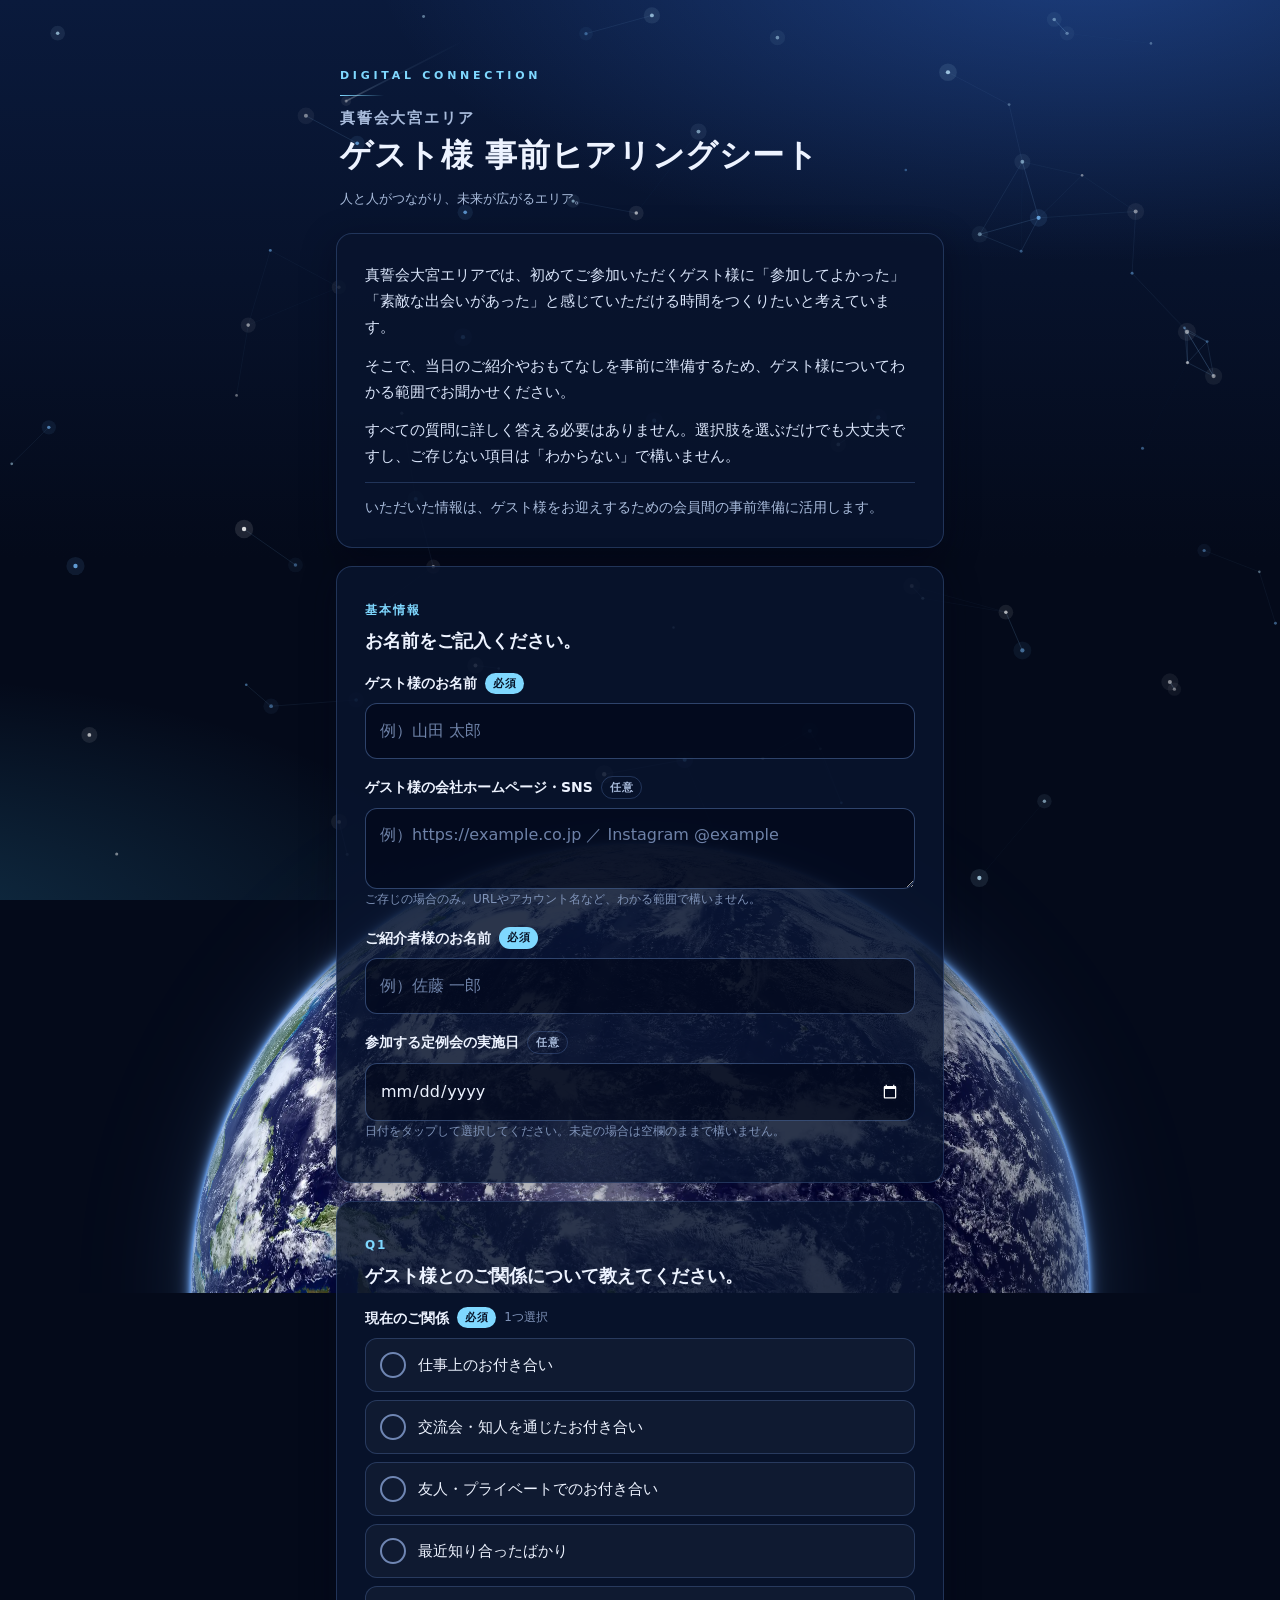
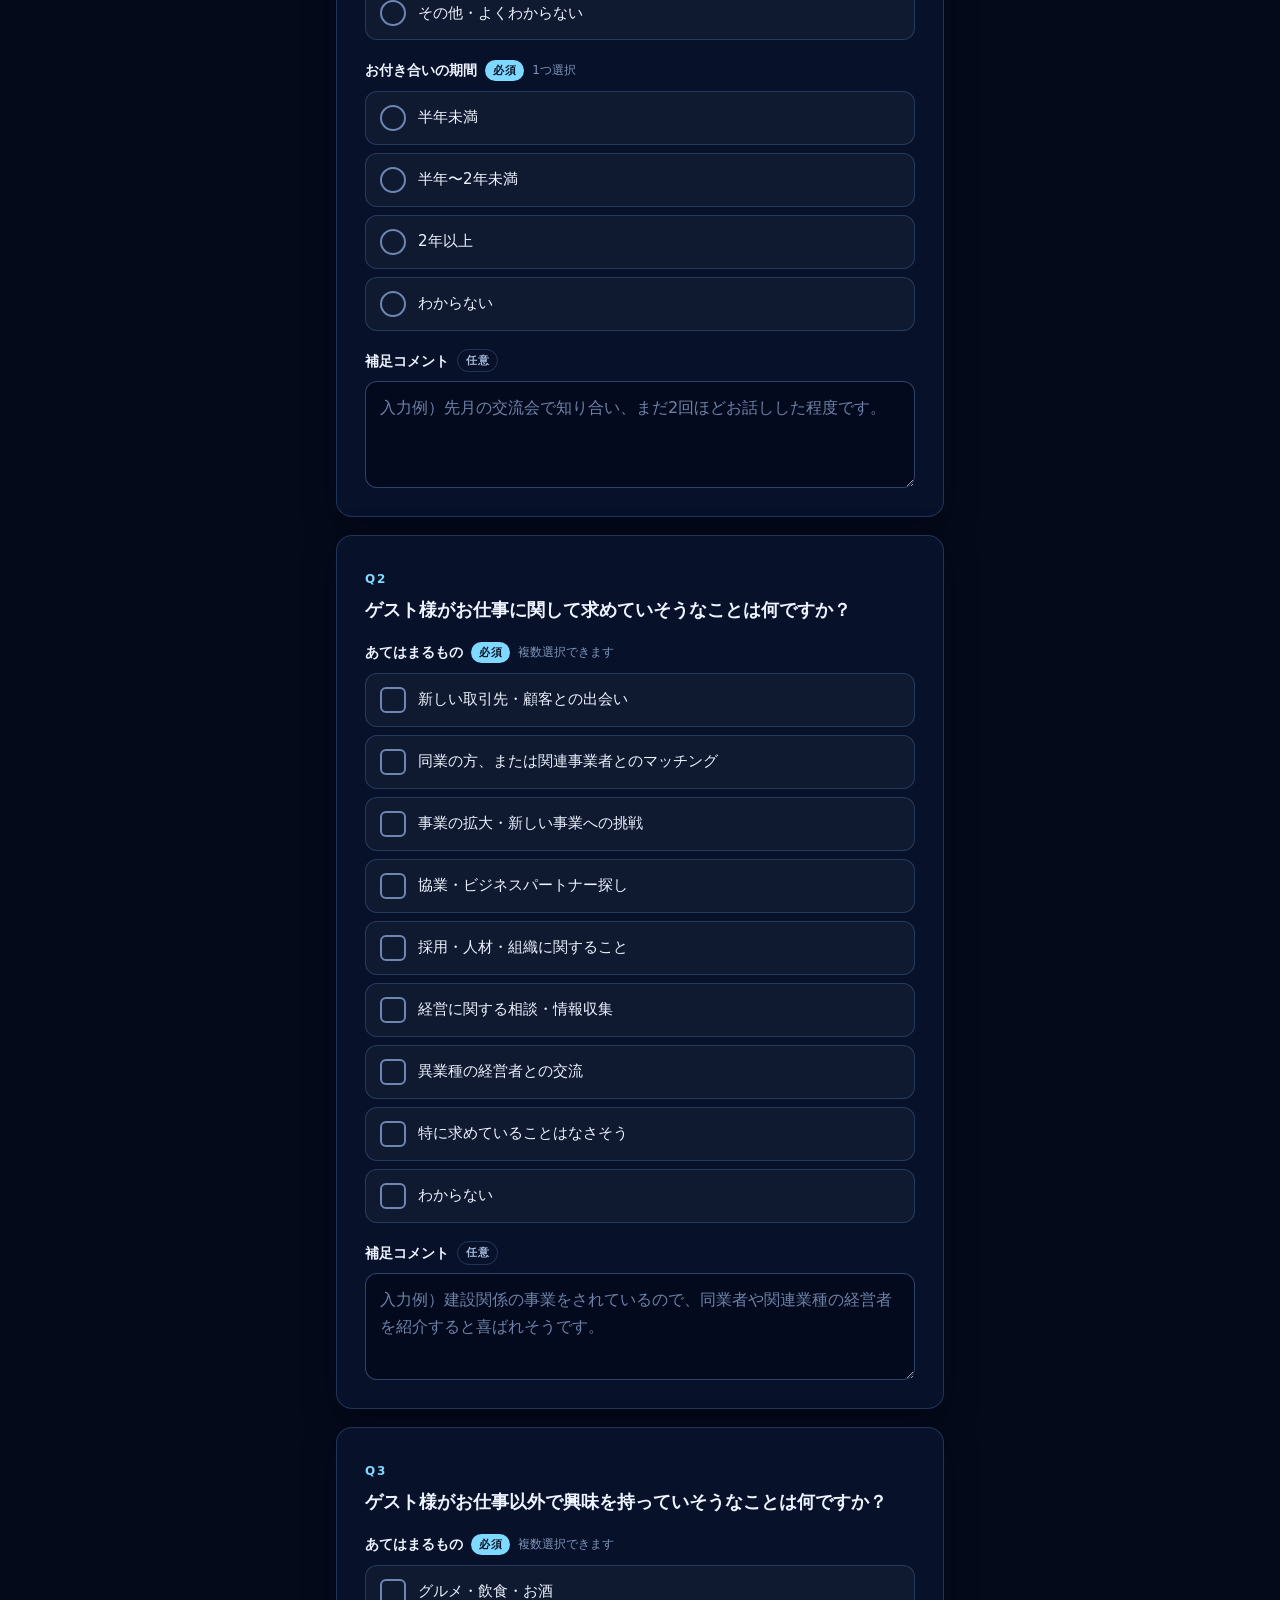
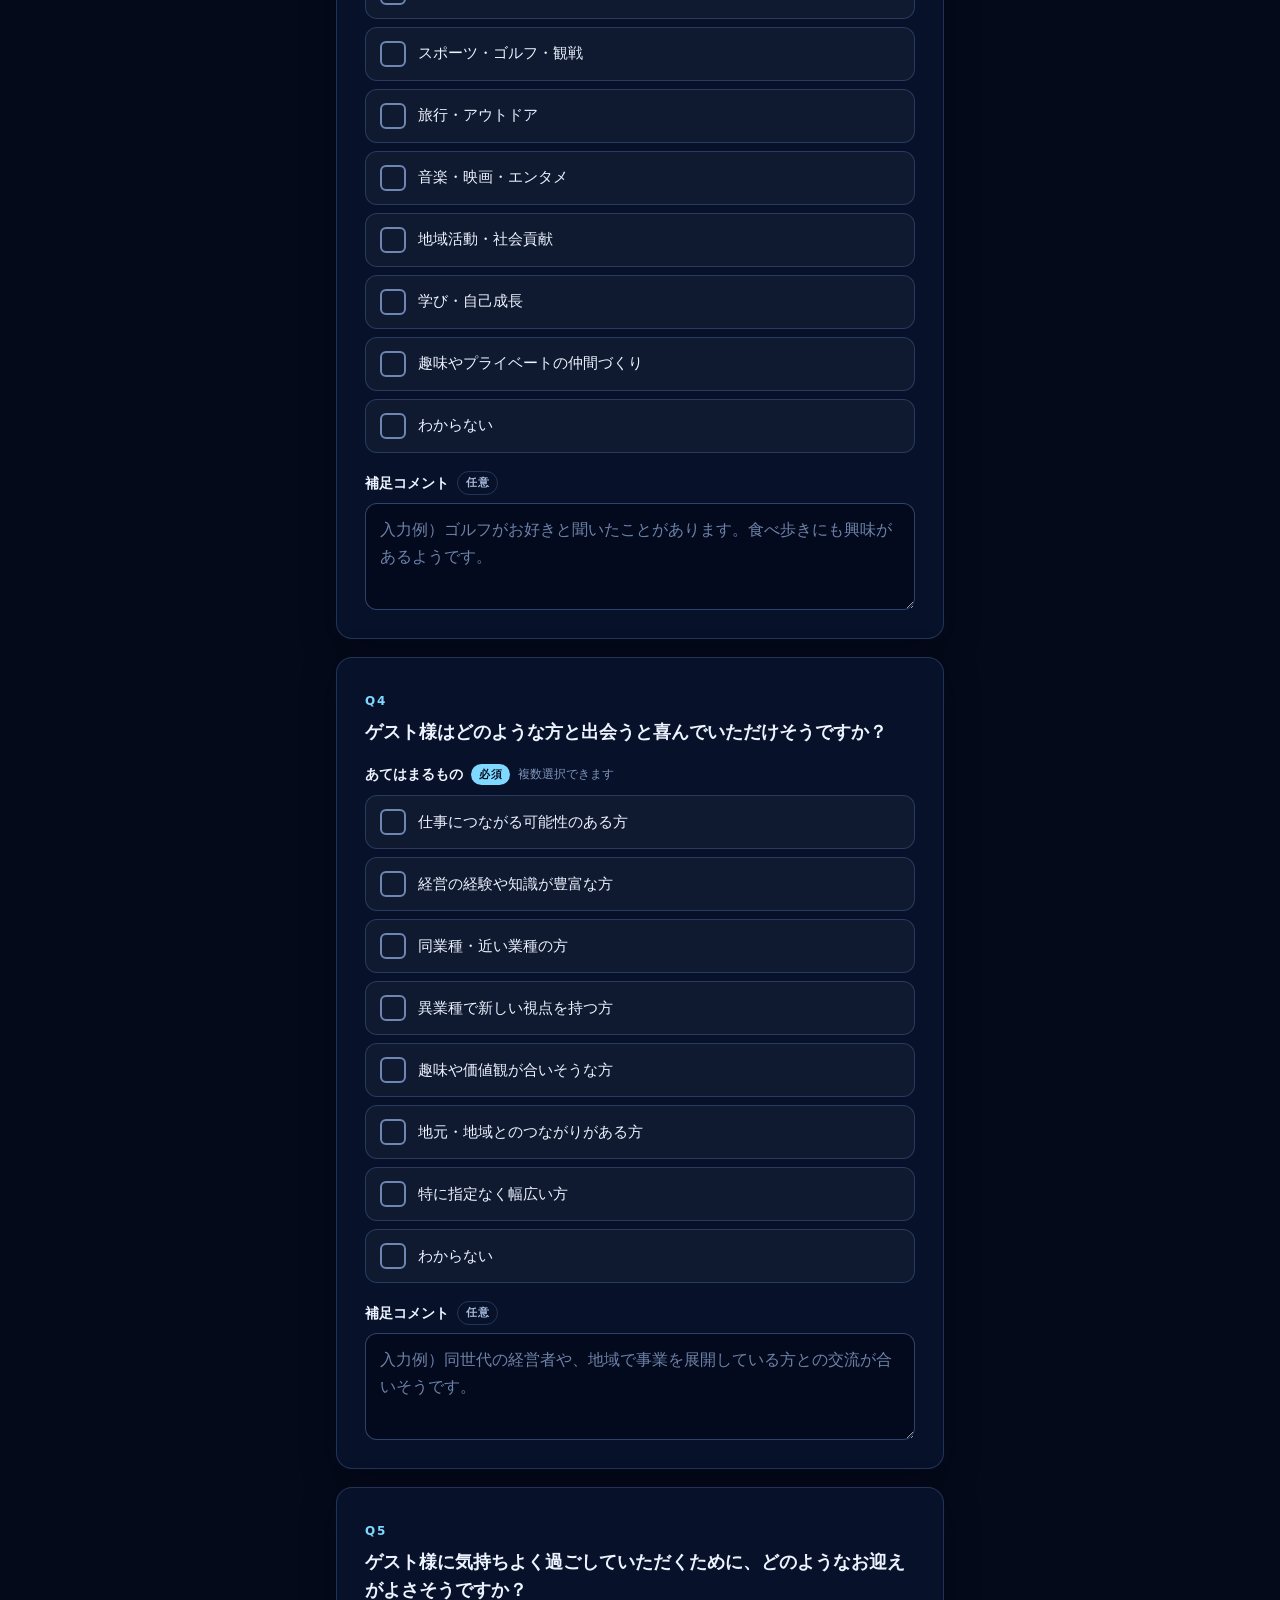
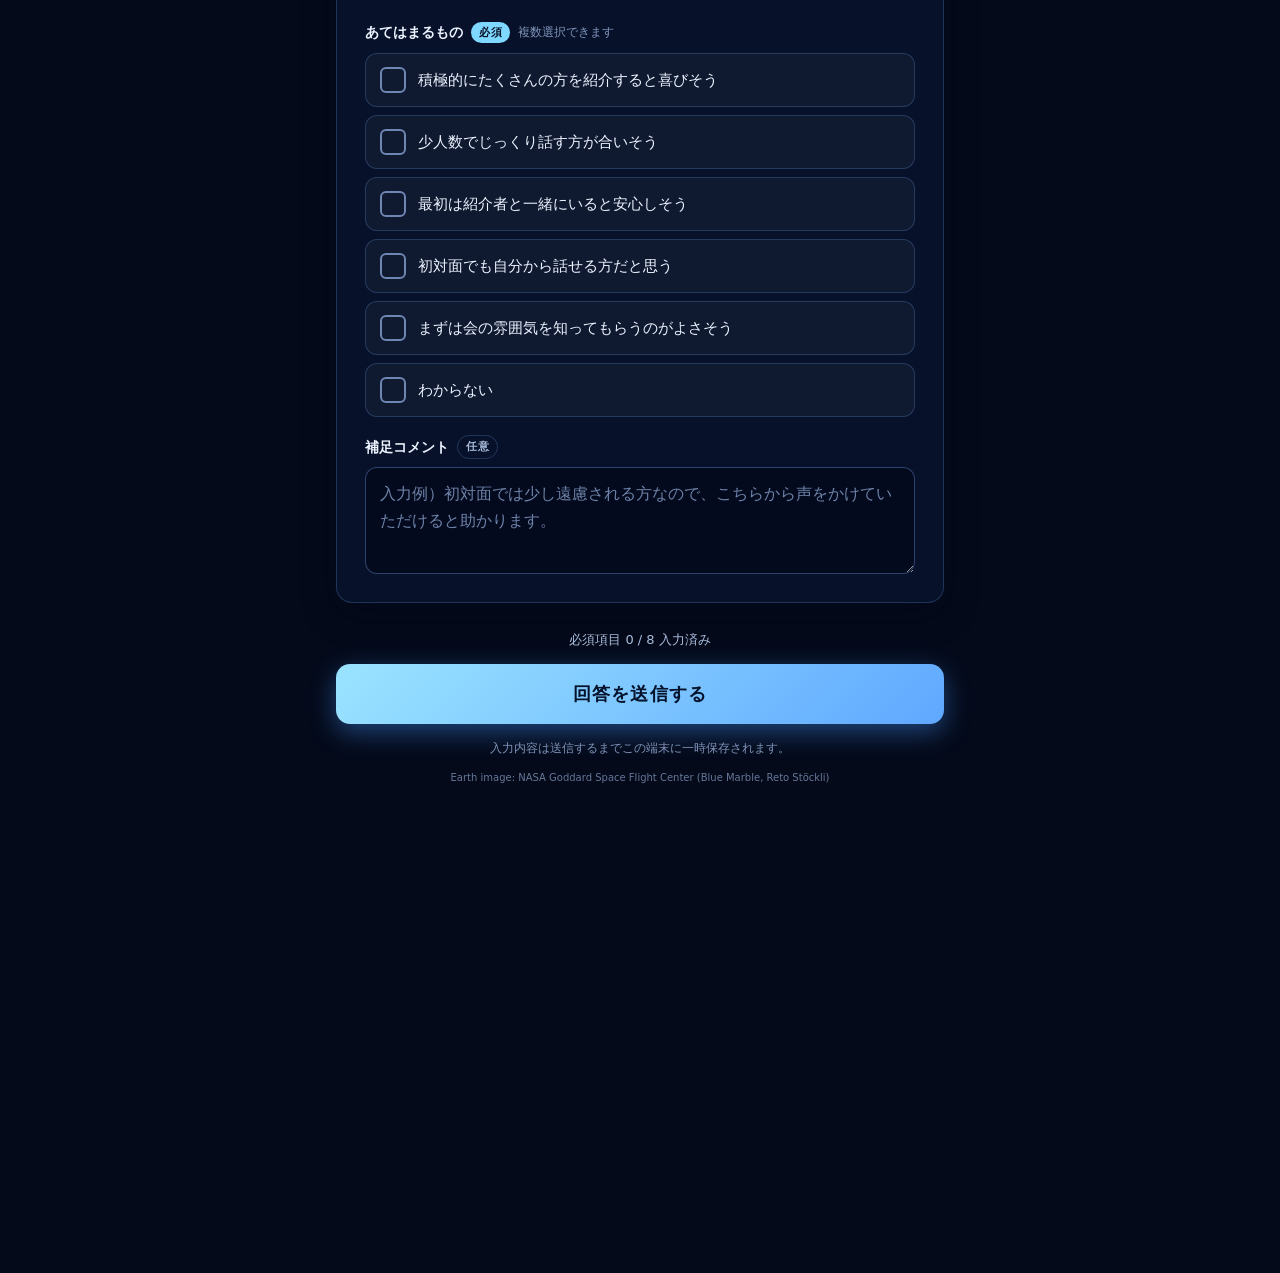
<file: index.html>
<!doctype html>
<html lang="ja">
<head>
<meta charset="utf-8">
<meta name="viewport" content="width=device-width, initial-scale=1, viewport-fit=cover">
<meta name="robots" content="noindex, nofollow, noarchive">
<meta name="referrer" content="no-referrer">
<meta name="format-detection" content="telephone=no">
<meta name="theme-color" content="#0a1a3c">
<title>真誓会大宮エリア ゲスト様 事前ヒアリングシート</title>
<link rel="stylesheet" href="css/style.css">
</head>
<body>
<div class="bg-base" aria-hidden="true"></div>
<canvas id="bg" aria-hidden="true"></canvas>

<main class="wrap">
  <header class="hero">
    <p class="eyebrow">DIGITAL CONNECTION</p>
    <h1><span class="org">真誓会大宮エリア</span><span class="title-line" id="titleLine">ゲスト様 事前ヒアリングシート</span></h1>
    <p class="tagline">人と人がつながり、未来が広がるエリア。</p>
  </header>

  <div id="formView">
    <section class="card intro" aria-label="ご案内">
      <p>真誓会大宮エリアでは、初めてご参加いただくゲスト様に「参加してよかった」「素敵な出会いがあった」と感じていただける時間をつくりたいと考えています。</p>
      <p>そこで、当日のご紹介やおもてなしを事前に準備するため、ゲスト様についてわかる範囲でお聞かせください。</p>
      <p>すべての質問に詳しく答える必要はありません。選択肢を選ぶだけでも大丈夫ですし、ご存じない項目は「わからない」で構いません。</p>
      <p class="purpose">いただいた情報は、ゲスト様をお迎えするための会員間の事前準備に活用します。</p>
    </section>

    <form id="form" novalidate autocomplete="off">
      <section class="card" aria-labelledby="basicTitle">
        <span class="qno">基本情報</span>
        <h2 id="basicTitle">お名前をご記入ください。</h2>
        <div class="field" id="wrap-guest">
          <label class="field-label" for="guest">ゲスト様のお名前 <span class="tag req">必須</span></label>
          <input type="text" id="guest" name="guest" maxlength="60" placeholder="例）山田 太郎" enterkeyhint="next" aria-describedby="err-guest">
          <p class="err" id="err-guest" role="alert"></p>
        </div>
        <div class="field" id="wrap-guest_link">
          <label class="field-label" for="guest_link">ゲスト様の会社ホームページ・SNS <span class="tag opt">任意</span></label>
          <textarea class="short" id="guest_link" name="guest_link" rows="2" maxlength="300" placeholder="例）https://example.co.jp ／ Instagram @example" autocapitalize="off" autocorrect="off" spellcheck="false" aria-describedby="err-guest_link"></textarea>
          <p class="hint-line">ご存じの場合のみ。URLやアカウント名など、わかる範囲で構いません。</p>
          <p class="err" id="err-guest_link" role="alert"></p>
        </div>
        <div class="field" id="wrap-introducer">
          <label class="field-label" for="introducer">ご紹介者様のお名前 <span class="tag req">必須</span></label>
          <input type="text" id="introducer" name="introducer" maxlength="60" placeholder="例）佐藤 一郎" enterkeyhint="next" aria-describedby="err-introducer">
          <p class="err" id="err-introducer" role="alert"></p>
        </div>
        <div class="field" id="wrap-meeting_date">
          <label class="field-label" for="meeting_date">参加する定例会の実施日 <span class="tag opt">任意</span></label>
          <input type="date" id="meeting_date" name="meeting_date" min="2026-01-01" max="2099-12-31" aria-describedby="err-meeting_date">
          <p class="hint-line">日付をタップして選択してください。未定の場合は空欄のままで構いません。</p>
          <p class="err" id="err-meeting_date" role="alert"></p>
        </div>
      </section>

      <div id="questions"></div>

      <div class="submit-area">
        <p class="notice" id="formError" role="alert" hidden></p>
        <p class="progress" id="progress" aria-live="polite"></p>
        <button type="submit" class="btn" id="submitBtn">回答を送信する</button>
        <p class="note-small">入力内容は送信するまでこの端末に一時保存されます。</p>
        <p class="credit">Earth image: NASA Goddard Space Flight Center (Blue Marble, Reto Stöckli)</p>
      </div>
    </form>
  </div>

  <section class="card done" id="doneView" hidden tabindex="-1" aria-labelledby="doneTitle">
    <div class="mark" aria-hidden="true">
      <svg width="30" height="30" viewBox="0 0 30 30"><path d="M6 15.5l6 6L24 8.5" fill="none" stroke="#7fd8ff" stroke-width="3" stroke-linecap="round" stroke-linejoin="round"/></svg>
    </div>
    <h2 id="doneTitle">ご回答ありがとうございました。</h2>
    <p>いただいた情報をもとに、ゲスト様にとって有意義な時間となるよう、真誓会大宮エリアの会員一同でお迎えいたします。</p>
    <button type="button" class="btn ghost" id="againBtn">別のゲスト様について回答する</button>
  </section>
</main>

<script src="js/config.js"></script>
<script src="js/questions.js"></script>
<script src="js/earth.js"></script>
<script src="js/bg.js"></script>
<script src="js/form.js"></script>
</body>
</html>
</file>
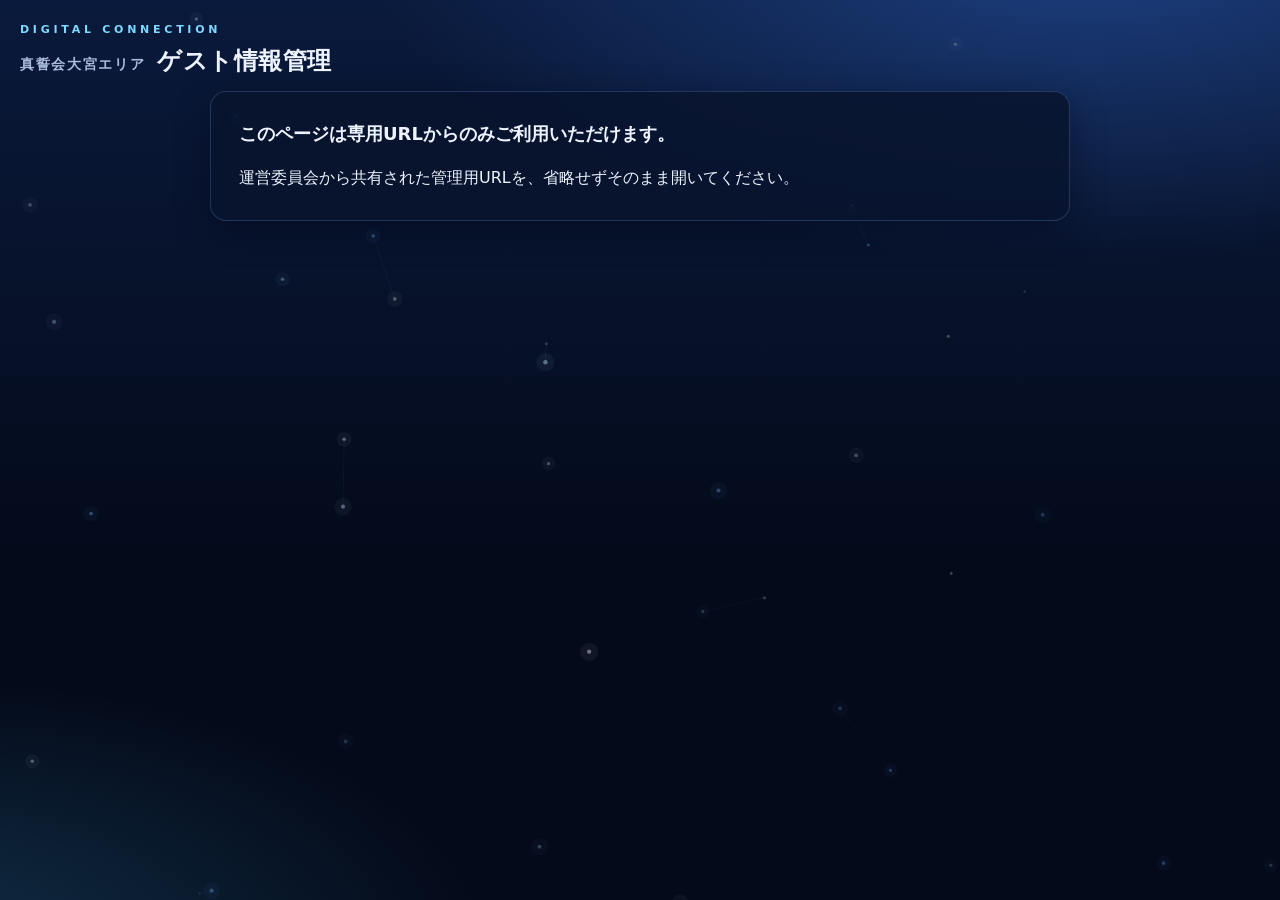
<file: admin.html>
<!doctype html>
<html lang="ja">
<head>
<meta charset="utf-8">
<meta name="viewport" content="width=device-width, initial-scale=1, viewport-fit=cover">
<meta name="robots" content="noindex, nofollow, noarchive, nosnippet">
<meta name="referrer" content="no-referrer">
<meta name="format-detection" content="telephone=no">
<meta name="theme-color" content="#0a1a3c">
<title>真誓会大宮エリア｜ゲスト情報管理</title>
<link rel="stylesheet" href="css/style.css">
</head>
<body class="board">
<div class="bg-base" aria-hidden="true"></div>
<canvas id="bg" data-bg="calm" aria-hidden="true"></canvas>

<main class="wrap wide">
  <header class="hero">
    <p class="eyebrow">DIGITAL CONNECTION</p>
    <h1><span class="org">真誓会大宮エリア</span>ゲスト情報管理</h1>
  </header>

  <section class="card" id="denied" hidden>
    <h2>このページは専用URLからのみご利用いただけます。</h2>
    <p>運営委員会から共有された管理用URLを、省略せずそのまま開いてください。</p>
  </section>

  <div id="listView" hidden>
    <div class="stats">
      <div class="stat"><b id="statTotal">–</b><span>累計回答件数</span></div>
      <div class="stat"><b id="statToday">–</b><span>本日の回答件数</span></div>
    </div>
    <form class="card tools" id="searchForm" autocomplete="off">
      <div><label for="qGuest">ゲスト名で検索</label><input type="search" id="qGuest" maxlength="60" placeholder="例）山田" enterkeyhint="search"></div>
      <div><label for="qIntro">紹介者名で検索</label><input type="search" id="qIntro" maxlength="60" placeholder="例）佐藤" enterkeyhint="search"></div>
      <div class="full"><label for="qMeeting">参加する定例会で絞り込み</label>
        <select id="qMeeting"><option value="">すべての回答</option></select>
      </div>
      <div class="row">
        <button type="submit" class="btn small">検索</button>
        <button type="button" class="btn ghost small" id="clearBtn">条件をクリア</button>
        <button type="button" class="btn ghost small" id="reloadBtn">再読み込み</button>
      </div>
    </form>
    <div class="list-head"><h2>ゲスト回答一覧</h2><span id="listInfo"></span></div>
    <p class="notice" id="listError" role="alert" hidden></p>
    <ul class="list" id="list"></ul>
    <div class="loading" id="listLoading" hidden><span class="spin"></span>読み込んでいます…</div>
    <p class="empty" id="listEmpty" hidden></p>
    <button type="button" class="btn ghost" id="moreBtn" hidden>さらに表示する</button>
  </div>

  <div id="detailView" hidden>
    <div class="detail-head">
      <button type="button" class="btn ghost small" id="backBtn">← 一覧に戻る</button>
      <button type="button" class="btn ghost small" id="prevBtn">‹ 前のゲスト</button>
      <button type="button" class="btn ghost small" id="nextBtn">次のゲスト ›</button>
      <span class="pos" id="posInfo"></span>
      <button type="button" class="btn ghost small push" id="copyBtn">全文をコピー</button>
    </div>
    <p class="notice" id="detailError" role="alert" hidden></p>
    <div class="loading" id="detailLoading" hidden><span class="spin"></span>読み込んでいます…</div>

    <div class="meeting" id="meeting" hidden>
      <div id="detail"></div>

      <aside class="card memo-panel" id="memoPanel" aria-labelledby="memoTitle">
        <span class="qno">MEETING NOTE</span>
        <h2 id="memoTitle">対応・戦略メモ</h2>
        <p class="memo-status" id="memoStatus"></p>

        <!-- パソコン：入力して送信する -->
        <form class="memo-form" id="memoForm" autocomplete="off" novalidate>
          <div id="memoFields"></div>
          <p class="note-small">この画面の回答内容、上のメモ、下の「つなぐ参加者」をすべてまとめて、運営担当の登録済みアドレスへ送ります。入力途中の内容は、送信するまでこのパソコンに一時保存されます。</p>
          <!-- 下段：チェックした参加者と送信ボタン。記載欄が長くても常に見える -->
          <div class="memo-foot">
            <div class="field" id="pickBox">
              <p class="field-label">つなぐ参加者 <span class="hint" id="pickCount"></span></p>
              <ul class="picks" id="pickList"></ul>
            </div>
            <p class="notice" id="memoError" role="alert" hidden></p>
            <button type="submit" class="btn" id="memoSend">まとめをメールで送信する</button>
          </div>
        </form>

        <!-- スマホ：送信済みのメモを読むだけ -->
        <div class="memo-read" id="memoRead"></div>
        <p class="memo-mobile-note">対応メモの入力と送信は、パソコンの画面でご利用ください。</p>
      </aside>
    </div>

    <button type="button" class="btn ghost" id="backBtn2">一覧に戻る</button>
  </div>
</main>
<div class="toast" id="toast" role="status" hidden></div>

<script src="js/config.js"></script>
<script src="js/bg.js"></script>
<script src="js/csv.js"></script>
<script src="js/admin.js"></script>
</body>
</html>
</file>
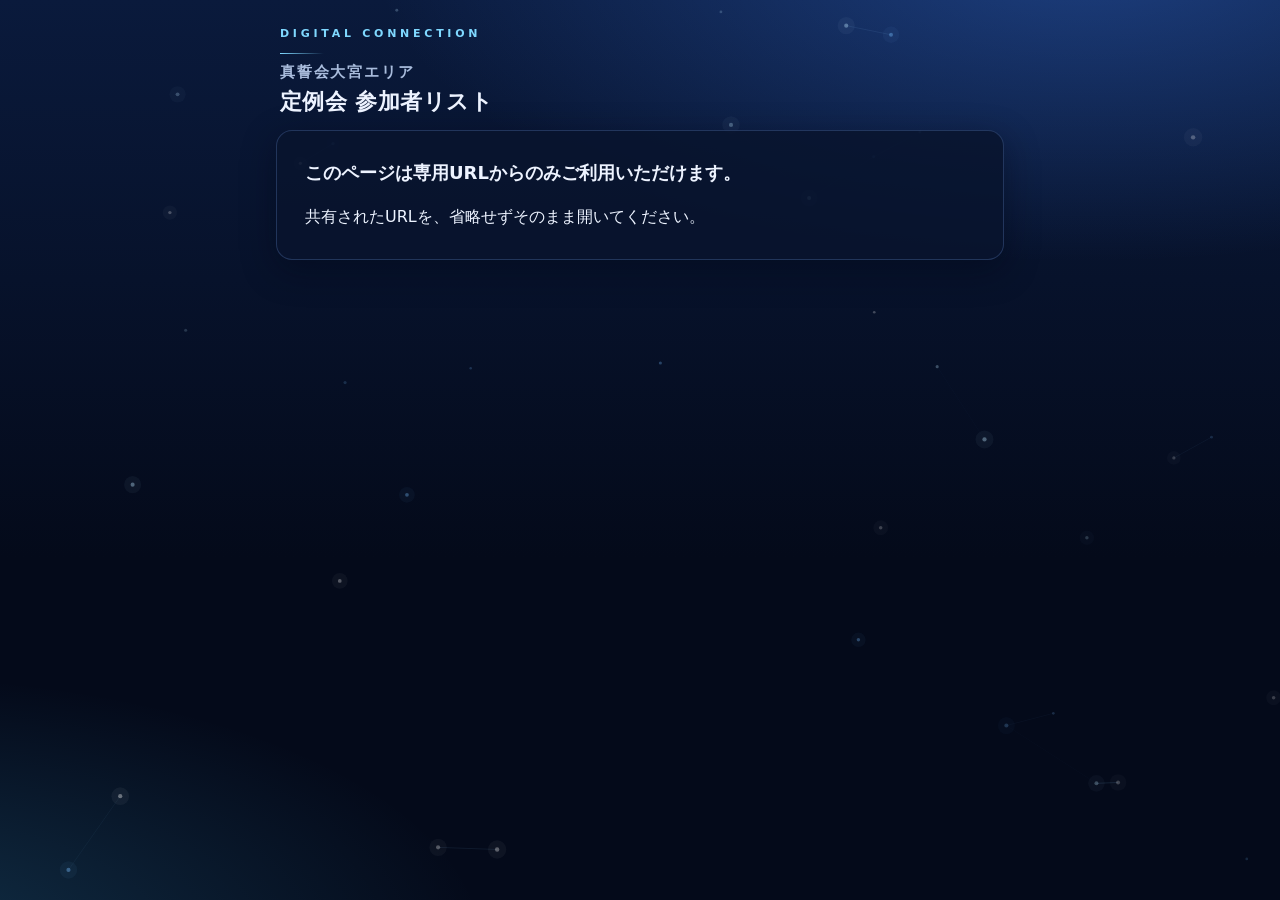
<file: list.html>
<!doctype html>
<html lang="ja">
<head>
<meta charset="utf-8">
<meta name="viewport" content="width=device-width, initial-scale=1, viewport-fit=cover">
<meta name="robots" content="noindex, nofollow, noarchive, nosnippet">
<meta name="referrer" content="no-referrer">
<meta name="format-detection" content="telephone=no">
<meta name="theme-color" content="#0a1a3c">
<title>真誓会大宮エリア｜定例会 参加者リスト</title>
<link rel="stylesheet" href="css/style.css">
</head>
<body class="handout">
<div class="bg-base" aria-hidden="true"></div>
<canvas id="bg" data-bg="calm" aria-hidden="true"></canvas>

<main class="wrap">
  <header class="hero">
    <p class="eyebrow">DIGITAL CONNECTION</p>
    <h1><span class="org">真誓会大宮エリア</span>定例会 参加者リスト</h1>
  </header>

  <section class="card" id="denied" hidden>
    <h2>このページは専用URLからのみご利用いただけます。</h2>
    <p>共有されたURLを、省略せずそのまま開いてください。</p>
  </section>

  <div id="listView" hidden>
    <div class="ho-bar">
      <div class="ho-date">
        <label for="hoDate">定例会</label>
        <select id="hoDate" aria-label="定例会の日程"></select>
      </div>
      <input type="search" id="hoSearch" placeholder="名前・エリア・業種・PRで絞り込み" enterkeyhint="search" autocomplete="off" aria-label="参加者を絞り込む">
      <p class="ho-count" id="hoCount" aria-live="polite"></p>
    </div>
    <p class="notice" id="hoError" role="alert" hidden></p>
    <div class="loading" id="hoLoading" hidden><span class="spin"></span>読み込んでいます…</div>
    <p class="empty" id="hoEmpty" hidden></p>
    <ol class="ho-list" id="hoList"></ol>
    <p class="note-small">会議中の手元資料です。このページの内容とURLは、参加者以外に共有しないでください。</p>
  </div>
</main>
<button type="button" class="ho-top" id="hoTop" hidden aria-label="先頭へ戻る">↑</button>

<script src="js/config.js"></script>
<script src="js/bg.js"></script>
<script src="js/list.js"></script>
</body>
</html>
</file>
<file: css/style.css>
:root {
  --bg0: #040a1a;
  --bg1: #0a1a3c;
  --card: rgba(9, 20, 46, 0.86);
  --card-line: rgba(130, 175, 255, 0.22);
  --text: #edf3ff;
  --sub: #a9bcdc;
  --faint: #7f93b8;
  --cyan: #7fd8ff;
  --blue: #4f93ff;
  --sel-bg: rgba(79, 147, 255, 0.24);
  --err: #ffb4a8;
  --err-bg: rgba(255, 110, 90, 0.14);
  --radius: 16px;
  color-scheme: dark;
}
* { box-sizing: border-box; }
html { -webkit-text-size-adjust: 100%; text-size-adjust: 100%; }
body {
  margin: 0;
  min-height: 100vh;
  color: var(--text);
  background: var(--bg0);
  font-family: "Hiragino Sans", "Hiragino Kaku Gothic ProN", "Yu Gothic UI", "Yu Gothic", "Noto Sans JP", "BIZ UDPGothic", Meiryo, system-ui, sans-serif;
  font-size: 16px;
  line-height: 1.75;
  -webkit-font-smoothing: antialiased;
}
/* 背景：静止したグラデーションの上に、光点のキャンバスを重ねる。どちらも操作を受け取らない */
.bg-base, #bg, .fx {
  position: fixed; left: 0; top: 0; width: 100vw; height: 100vh; height: 100lvh;
  pointer-events: none; z-index: 0;
}
.fx { z-index: 2; }
.bg-base {
  background:
    radial-gradient(90% 55% at 85% -5%, rgba(64, 132, 255, 0.34), transparent 62%),
    radial-gradient(80% 50% at -10% 105%, rgba(70, 200, 255, 0.2), transparent 60%),
    linear-gradient(180deg, var(--bg1) 0%, var(--bg0) 62%);
}
/* 月：スクロールに合わせて画面の下端から昇る。位置と濃さは bg.js が決める */
.moon {
  position: fixed; right: 7vw; bottom: 5vh; z-index: 0; pointer-events: none;
  width: clamp(88px, 27vw, 150px); aspect-ratio: 1; border-radius: 50%;
  opacity: 0; will-change: transform, opacity;
  background:
    radial-gradient(circle at 33% 30%, rgba(146, 166, 204, 0.5) 0, transparent 13%),
    radial-gradient(circle at 63% 57%, rgba(146, 166, 204, 0.42) 0, transparent 17%),
    radial-gradient(circle at 41% 72%, rgba(146, 166, 204, 0.36) 0, transparent 9%),
    radial-gradient(circle at 72% 28%, rgba(146, 166, 204, 0.3) 0, transparent 8%),
    radial-gradient(circle at 38% 34%, #fffef6 0%, #e7edf9 52%, #b4c2de 100%);
  box-shadow: 0 0 36px 6px rgba(196, 220, 255, 0.34), 0 0 120px 44px rgba(110, 165, 255, 0.17);
}
/* 地球：画面の下半分に半球が昇る。位置と回転は earth.js が決める */
.earth {
  position: fixed; left: 0; bottom: 0; z-index: 0; pointer-events: none;
  width: 100vw; height: calc(50vh + 40px);
  opacity: 0; transition: opacity 0.9s; will-change: transform;
  transform: translate3d(0, 100%, 0);
}
/* 送信ボタンの下に、地球が見える余白を取る */
#formView { padding-bottom: 46vh; }
.credit { margin: 10px 0 0; font-size: 10px; color: var(--faint); text-align: center; opacity: 0.8; }
.wrap { position: relative; z-index: 1; width: 100%; max-width: 640px; margin: 0 auto; padding: 28px 16px 72px; }
.wrap.wide { max-width: 860px; }

.hero { padding: 18px 4px 22px; }
.eyebrow { margin: 0 0 12px; font-size: 11px; letter-spacing: 0.34em; color: var(--cyan); font-weight: 600; }
.eyebrow::after { content: ""; display: block; width: 44px; height: 1px; margin-top: 10px; background: linear-gradient(90deg, var(--cyan), transparent); }
h1 { margin: 0; font-size: 26px; line-height: 1.4; font-weight: 700; letter-spacing: 0.02em; text-wrap: balance; }
h1 .org { display: block; font-size: 15px; font-weight: 600; color: var(--sub); letter-spacing: 0.12em; margin-bottom: 4px; }
.title-line { display: block; white-space: nowrap; }
.tagline { margin: 10px 0 0; font-size: 13px; color: var(--sub); }

.card {
  background: var(--card);
  border: 1px solid var(--card-line);
  border-radius: var(--radius);
  padding: 22px 18px;
  margin: 0 0 18px;
  box-shadow: 0 10px 34px rgba(0, 6, 22, 0.42);
}
.card p { margin: 0 0 12px; }
.card p:last-child { margin-bottom: 0; }
.intro { font-size: 15px; color: #dbe6fb; }
.intro .purpose { padding-top: 12px; border-top: 1px solid var(--card-line); color: var(--sub); font-size: 14px; }

.qno { display: inline-block; font-size: 12px; font-weight: 700; letter-spacing: 0.16em; color: var(--cyan); margin-bottom: 6px; }
h2 { margin: 0 0 16px; font-size: 18px; line-height: 1.55; font-weight: 700; text-wrap: pretty; }
.part { margin: 0 0 18px; padding: 0; border: 0; min-width: 0; }
.part-label, .field-label { display: flex; flex-wrap: wrap; align-items: center; gap: 8px; margin: 0 0 8px; padding: 0; font-size: 14px; font-weight: 700; color: var(--text); }
.tag { font-size: 11px; font-weight: 700; padding: 1px 8px; border-radius: 99px; letter-spacing: 0.06em; white-space: nowrap; }
.tag.req { color: #071226; background: var(--cyan); }
.tag.opt { color: var(--sub); border: 1px solid var(--card-line); }
.hint { font-size: 12px; font-weight: 400; color: var(--faint); }

.opts { display: grid; gap: 8px; }
.opt { position: relative; display: block; }
.opt input { position: absolute; opacity: 0; width: 1px; height: 1px; margin: 0; left: 18px; top: 50%; }
.opt span {
  display: flex; align-items: center; gap: 12px;
  min-height: 54px; padding: 11px 14px;
  border: 1px solid var(--card-line); border-radius: 12px;
  background: rgba(255, 255, 255, 0.035);
  font-size: 15px; line-height: 1.5; cursor: pointer;
  transition: background-color 0.15s, border-color 0.15s;
  -webkit-tap-highlight-color: transparent; user-select: none;
}
.opt span::before {
  content: ""; flex: 0 0 22px; width: 22px; height: 22px;
  border: 2px solid #6f86b3; border-radius: 6px; background: transparent center / 14px no-repeat;
}
.opt input[type="radio"] + span::before { border-radius: 50%; }
.opt input:checked + span { background: var(--sel-bg); border-color: var(--cyan); color: #fff; font-weight: 700; }
.opt input:checked + span::before {
  border-color: var(--cyan); background-color: var(--cyan);
  background-image: url("data:image/svg+xml,%3Csvg xmlns='http://www.w3.org/2000/svg' viewBox='0 0 14 14'%3E%3Cpath d='M2.5 7.4l3 3 6-6.6' fill='none' stroke='%23071226' stroke-width='2.2' stroke-linecap='round' stroke-linejoin='round'/%3E%3C/svg%3E");
}
.opt input:focus-visible + span { outline: 2px solid #fff; outline-offset: 2px; }

input[type="text"], input[type="search"], input[type="date"], textarea {
  display: block; width: 100%;
  font: inherit; font-size: 16px; color: var(--text);
  background: rgba(2, 8, 24, 0.6);
  border: 1px solid rgba(130, 175, 255, 0.34); border-radius: 12px;
  padding: 13px 14px; min-height: 52px;
  -webkit-appearance: none; appearance: none;
}
textarea { resize: vertical; min-height: 96px; line-height: 1.65; }
input::placeholder, textarea::placeholder { color: #6e82a8; opacity: 1; }
input:focus, textarea:focus { outline: none; border-color: var(--cyan); box-shadow: 0 0 0 3px rgba(127, 216, 255, 0.22); }
.hint-line { margin: 6px 2px 0; font-size: 12px; color: var(--faint); }
textarea.short { min-height: 76px; }
input[type="date"] { text-align: left; }
input[type="date"]::-webkit-date-and-time-value { text-align: left; }
.field { margin: 0 0 16px; }
.field:last-child, .part:last-child { margin-bottom: 0; }

.err { display: none; margin: 8px 0 0; padding: 8px 12px; border-radius: 10px; font-size: 14px; font-weight: 700; color: var(--err); background: var(--err-bg); border: 1px solid rgba(255, 140, 120, 0.4); }
.err.on { display: block; }
.has-err > .opts .opt span, .has-err > input { border-color: rgba(255, 140, 120, 0.7); }

.submit-area { margin-top: 26px; }
.progress { margin: 0 0 12px; font-size: 13px; color: var(--sub); text-align: center; }
.btn {
  display: flex; align-items: center; justify-content: center; gap: 10px;
  width: 100%; min-height: 60px; padding: 14px 20px;
  font: inherit; font-size: 18px; font-weight: 700; letter-spacing: 0.06em;
  color: #04122b; border: 0; border-radius: 14px; cursor: pointer;
  background: linear-gradient(135deg, #9be4ff 0%, #5fa8ff 100%);
  box-shadow: 0 8px 26px rgba(70, 150, 255, 0.42);
  -webkit-tap-highlight-color: transparent;
}
.btn:active { transform: translateY(1px); }
.btn:focus-visible { outline: 3px solid #fff; outline-offset: 3px; }
.btn[disabled] { opacity: 0.7; cursor: default; }
.btn.ghost { min-height: 50px; font-size: 15px; color: var(--text); background: rgba(255, 255, 255, 0.06); border: 1px solid var(--card-line); box-shadow: none; letter-spacing: 0.02em; }
.btn.small { width: auto; min-height: 46px; padding: 8px 16px; font-size: 14px; }
.spin { width: 20px; height: 20px; border: 3px solid rgba(4, 18, 43, 0.25); border-top-color: #04122b; border-radius: 50%; animation: spin 0.8s linear infinite; }
.ghost .spin, .loading .spin { border-color: rgba(255, 255, 255, 0.2); border-top-color: var(--cyan); }
@keyframes spin { to { transform: rotate(360deg); } }
.notice { margin: 0 0 14px; padding: 12px 14px; border-radius: 12px; font-size: 15px; font-weight: 700; color: var(--err); background: var(--err-bg); border: 1px solid rgba(255, 140, 120, 0.45); }
.note-small { margin: 14px 0 0; font-size: 12px; color: var(--faint); text-align: center; }

.done { text-align: center; padding: 38px 20px; }
.done .mark { width: 64px; height: 64px; margin: 0 auto 18px; border-radius: 50%; display: grid; place-items: center; background: rgba(127, 216, 255, 0.16); border: 1px solid var(--cyan); }
.done h2 { font-size: 21px; }
.done p { font-size: 15px; color: #dbe6fb; text-align: left; }
.done .btn { margin-top: 22px; }
[hidden] { display: none !important; }

/* ---- 一覧・詳細（閲覧用） ---- */
.stats { display: grid; grid-template-columns: 1fr 1fr; gap: 12px; margin-bottom: 18px; }
.stat { background: var(--card); border: 1px solid var(--card-line); border-radius: var(--radius); padding: 14px 16px; }
.stat b { display: block; font-size: 30px; line-height: 1.2; font-weight: 700; font-variant-numeric: tabular-nums; }
.stat span { font-size: 12px; color: var(--sub); letter-spacing: 0.06em; }
.tools { display: grid; grid-template-columns: 1fr 1fr; gap: 10px; }
.tools .row { grid-column: 1 / -1; display: flex; gap: 10px; flex-wrap: wrap; }
.tools .row .btn { flex: 1 1 140px; }
.tools label { font-size: 12px; color: var(--sub); display: block; margin-bottom: 4px; }
.list-head { display: flex; align-items: baseline; justify-content: space-between; gap: 10px; margin: 0 4px 10px; }
.list-head h2 { margin: 0; font-size: 16px; }
.list-head span { font-size: 12px; color: var(--sub); }
.list { list-style: none; margin: 0 0 16px; padding: 0; display: grid; gap: 8px; }
.item {
  display: grid; grid-template-columns: auto 1fr auto; align-items: center; gap: 4px 14px;
  width: 100%; min-height: 64px; padding: 12px 16px; text-align: left;
  font: inherit; color: var(--text); cursor: pointer;
  background: var(--card); border: 1px solid var(--card-line); border-radius: 14px;
  -webkit-tap-highlight-color: transparent;
}
.item:hover, .item:focus-visible { border-color: var(--cyan); outline: none; }
.item time { font-size: 13px; color: var(--sub); font-variant-numeric: tabular-nums; white-space: nowrap; }
.item .name { font-size: 17px; font-weight: 700; overflow-wrap: anywhere; }
.item .by { grid-column: 2; font-size: 12px; color: var(--faint); overflow-wrap: anywhere; }
.item .chev { grid-row: 1 / span 2; grid-column: 3; color: var(--faint); }
.empty, .loading { padding: 28px 12px; text-align: center; color: var(--sub); font-size: 14px; display: flex; gap: 10px; align-items: center; justify-content: center; }
.detail-head { display: flex; gap: 10px; flex-wrap: wrap; margin-bottom: 14px; }
.kv { display: grid; grid-template-columns: 7.5em 1fr; gap: 6px 12px; margin: 0; font-size: 15px; }
.kv dt { color: var(--sub); font-size: 13px; padding-top: 2px; }
.kv dd { margin: 0; font-weight: 700; overflow-wrap: anywhere; white-space: pre-wrap; }
.kv dd.none { color: var(--faint); font-weight: 400; }
.kv a { color: var(--cyan); text-underline-offset: 3px; }
.ans .sub-label { margin: 12px 0 6px; font-size: 12px; color: var(--sub); font-weight: 700; }
.chips { display: flex; flex-wrap: wrap; gap: 8px; margin: 0; padding: 0; list-style: none; }
.chips li { padding: 6px 12px; border-radius: 10px; font-size: 14px; line-height: 1.5; background: var(--sel-bg); border: 1px solid rgba(127, 216, 255, 0.5); }
.memo { margin: 6px 0 0; padding: 10px 12px; border-radius: 10px; background: rgba(2, 8, 24, 0.55); border: 1px solid var(--card-line); font-size: 15px; white-space: pre-wrap; overflow-wrap: anywhere; }
.memo.none { color: var(--faint); }
.toast { position: fixed; left: 50%; bottom: 24px; transform: translateX(-50%); z-index: 5; padding: 10px 18px; border-radius: 99px; background: #e9f3ff; color: #04122b; font-size: 14px; font-weight: 700; box-shadow: 0 8px 24px rgba(0, 0, 0, 0.4); max-width: calc(100vw - 32px); }

@media (min-width: 700px) {
  .wrap { padding-top: 48px; }
  h1 { font-size: 32px; }
  .card { padding: 28px 28px; }
  .tools { grid-template-columns: 1fr 1fr auto; align-items: end; }
  .tools .row { grid-column: auto; flex-wrap: nowrap; }
  .tools .row .btn { flex: 0 0 auto; }
}
@media (max-width: 400px) {
  .item { grid-template-columns: 1fr auto; }
  .item time { grid-column: 1; }
  .item .name, .item .by { grid-column: 1; }
  .item .chev { grid-column: 2; grid-row: 1 / span 3; }
}
@media (prefers-reduced-motion: reduce) {
  .spin { animation-duration: 2s; }
  .opt span { transition: none; }
}

/* ---- 会議で映して使う画面（閲覧用ページ） ---- */
select {
  display: block; width: 100%; font: inherit; font-size: 16px; color: var(--text);
  background: rgba(2, 8, 24, 0.6) url("data:image/svg+xml,%3Csvg xmlns='http://www.w3.org/2000/svg' viewBox='0 0 12 8'%3E%3Cpath d='M1 1.5l5 5 5-5' fill='none' stroke='%23a9bcdc' stroke-width='1.8' stroke-linecap='round' stroke-linejoin='round'/%3E%3C/svg%3E") no-repeat right 14px center / 12px;
  border: 1px solid rgba(130, 175, 255, 0.34); border-radius: 12px;
  padding: 13px 38px 13px 14px; min-height: 52px; -webkit-appearance: none; appearance: none;
}
select:focus { outline: none; border-color: var(--cyan); box-shadow: 0 0 0 3px rgba(127, 216, 255, 0.22); }
select option { color: #0a1a3c; background: #fff; }
body.board .wrap.wide { max-width: 1400px; }
body.board #listView, body.board #denied { max-width: 860px; margin-left: auto; margin-right: auto; }
.tools .full { grid-column: 1 / -1; }
.detail-head { align-items: center; }
.detail-head .pos { font-size: 13px; color: var(--sub); font-variant-numeric: tabular-nums; }
.detail-head .push { margin-left: auto; }
.btn[disabled].ghost { opacity: 0.4; }
.guest-head .guest-name { margin: 0 0 12px; font-size: 26px; font-weight: 700; line-height: 1.4; overflow-wrap: anywhere; }
.memo-panel h2 { margin-bottom: 8px; }
.memo-status { margin: 0 0 14px; font-size: 13px; color: var(--sub); }
.memo-status.warn { color: #ffd58a; }
.memo-form { display: none; }
.memo-form textarea { min-height: 84px; }
/* 送信ボタンはメモ欄の下端に固定し、欄が長くても常に見えるようにする */
.memo-form .btn { margin-top: 14px; position: sticky; bottom: 0; z-index: 1; }
.memo-form .note-small { margin-top: 4px; text-align: left; }
.hint-line.top { margin: -4px 0 6px; }
.memo-mobile-note { margin: 14px 0 0; padding-top: 12px; border-top: 1px solid var(--card-line); font-size: 13px; color: var(--sub); }
@media (min-width: 700px) {
  .tools { grid-template-columns: 1fr 1fr 1fr; }
  .tools .full { grid-column: auto; }
  .tools .row { grid-column: 1 / -1; }
}
@media (min-width: 1000px) {
  body.board .wrap { padding-top: 20px; }
  body.board .hero { padding: 0 4px 12px; }
  body.board .hero h1 { font-size: 24px; }
  body.board .hero .org { display: inline; margin-right: 12px; font-size: 14px; }
  body.board .eyebrow { margin-bottom: 6px; }
  body.board .eyebrow::after { display: none; }
  .meeting { display: grid; grid-template-columns: minmax(0, 1fr) minmax(360px, 430px); gap: 22px; align-items: start; }
  .memo-panel { position: sticky; top: 14px; max-height: calc(100vh - 28px); overflow-y: auto; }
  .memo-form { display: block; }
  .memo-read, .memo-mobile-note { display: none; }
  .guest-head .guest-name { font-size: 32px; }
  #detail .chips li, #detail .memo { font-size: 16px; }
}
@media (min-width: 1320px) {
  .ans-grid { display: grid; grid-template-columns: 1fr 1fr; gap: 0 18px; align-items: start; }
}

/* ---- 当日の参加者一覧（つなぐ相手の候補）と、選んだ参加者 ---- */
.pc-only { display: none; }
.ptable { border: 1px solid var(--card-line); border-radius: 12px; overflow: hidden; font-size: 13px; line-height: 1.55; }
.prow { display: grid; grid-template-columns: minmax(0, 1fr) 6.5em; gap: 2px 12px; padding: 10px 12px; border-top: 1px solid var(--card-line); }
.prow:first-child { border-top: 0; }
.prow .pc { overflow-wrap: anywhere; min-width: 0; }
.prow .c0 { font-weight: 700; font-size: 14px; color: #fff; }
.prow .c1 { color: var(--cyan); text-align: right; }
.prow .c2, .prow .c3, .prow .c4 { grid-column: 1 / -1; color: #d3def5; }
.prow .c2::before { content: "① "; color: var(--faint); }
.prow .c3::before { content: "② "; color: var(--faint); }
.prow .c4::before { content: "③ "; color: var(--faint); }
.prow .none { display: none; }
.prow .c5, .phead { display: none; }
.parts-tools { margin-top: 14px; align-items: center; gap: 12px; flex-wrap: wrap; }
.picks { list-style: none; margin: 0; padding: 0; display: grid; gap: 6px; }
.picks li { display: flex; align-items: center; justify-content: space-between; gap: 8px; padding: 7px 8px 7px 12px; border-radius: 10px; font-size: 14px; line-height: 1.5; background: var(--sel-bg); border: 1px solid rgba(127, 216, 255, 0.5); overflow-wrap: anywhere; }
.picks li.none { display: block; padding: 9px 12px; color: var(--faint); font-size: 13px; background: rgba(2, 8, 24, 0.55); border-color: var(--card-line); }
.pick-x { flex: 0 0 auto; width: 30px; height: 30px; border-radius: 8px; border: 1px solid var(--card-line); background: rgba(255, 255, 255, 0.06); color: var(--text); font: inherit; font-size: 16px; line-height: 1; cursor: pointer; }
.pick-x:hover, .pick-x:focus-visible { border-color: var(--cyan); outline: none; }
@media (min-width: 1000px) {
  .pc-only { display: block; }
  .parts-tools.pc-only { display: flex; }
  /* 左（回答と参加者一覧）だけがスクロールし、右の記載欄は動かない */
  #detail { overflow-y: auto; padding-right: 8px; scrollbar-width: thin; scrollbar-color: rgba(130, 175, 255, 0.4) transparent; overscroll-behavior: contain; }
  #backBtn2 { display: none; }
  .memo-panel { position: static; }
  .prow { grid-template-columns: minmax(0, 1fr) 6.5em 44px; cursor: pointer; }
  .prow .c2, .prow .c3, .prow .c4 { grid-column: 1 / 3; }
  .prow .c5 { display: flex; grid-column: 3; grid-row: 1 / span 4; align-items: center; justify-content: center; }
  .prow input[type="checkbox"] { width: 24px; height: 24px; accent-color: #7fd8ff; cursor: pointer; }
  .prow:hover { background: rgba(255, 255, 255, 0.04); }
  .prow.on { background: var(--sel-bg); }
  .prow.phead { cursor: default; background: #0d1b3d; }
}
@media (min-width: 1320px) {
  /* 幅が広い画面では、会社名・所属エリア・PR①②③・チェック欄を横一列に並べる */
  .prow { grid-template-columns: minmax(130px, 1.1fr) 5.5em repeat(3, minmax(0, 1.25fr)) 52px; gap: 0 12px; align-items: start; }
  .prow .c1 { text-align: left; }
  .prow .c2, .prow .c3, .prow .c4 { grid-column: auto; }
  .prow .c2::before, .prow .c3::before, .prow .c4::before { content: none; }
  .prow .none { display: block; color: var(--faint); }
  .prow .c5 { grid-column: 6; grid-row: auto; align-self: center; }
  .prow.phead { display: grid; position: sticky; top: 0; z-index: 1; font-size: 12px; font-weight: 700; color: var(--sub); }
  .prow.phead .c0 { font-size: 12px; color: var(--sub); }
  .prow.phead .c1 { color: var(--sub); }
  .prow.phead .c5 { justify-content: center; }
}

/* 記載欄は入力欄を低めにして、下段の「つなぐ参加者」まで一画面に収める */
.memo-form textarea { min-height: 58px; }
.memo-form .field { margin-bottom: 12px; }
.prow input[type="checkbox"] {
  -webkit-appearance: none; appearance: none; margin: 0; width: 26px; height: 26px; cursor: pointer;
  border: 2px solid #8ea6d6; border-radius: 7px; background: rgba(255, 255, 255, 0.05) center / 16px no-repeat;
}
.prow input[type="checkbox"]:checked {
  border-color: var(--cyan); background-color: var(--cyan);
  background-image: url("data:image/svg+xml,%3Csvg xmlns='http://www.w3.org/2000/svg' viewBox='0 0 14 14'%3E%3Cpath d='M2.5 7.4l3 3 6-6.6' fill='none' stroke='%23071226' stroke-width='2.2' stroke-linecap='round' stroke-linejoin='round'/%3E%3C/svg%3E");
}
.prow input[type="checkbox"]:focus-visible { outline: 2px solid #fff; outline-offset: 2px; }
@media (min-width: 1000px) { body.board .wrap { padding-bottom: 14px; } }

/* 記載欄の下段：チェックした参加者と送信ボタンは、欄の下端に固定する */
.memo-form .btn { position: static; margin-top: 10px; }
.memo-foot { position: sticky; bottom: -22px; z-index: 1; margin: 12px -6px -22px; padding: 12px 6px 22px; background: #0a1530; border-top: 1px solid var(--card-line); }
.memo-foot .field { margin-bottom: 0; }
.memo-foot .picks { max-height: 168px; overflow-y: auto; scrollbar-width: thin; }
.memo-foot .notice { margin: 10px 0 0; }

/* ---- 参加者一覧（番号・氏名・所属エリア・業種・PR①②③・チェック）と、選んだ参加者の表示（改訂） ---- */
.ptable { font-size: 13px; line-height: 1.55; }
.pr { display: grid; grid-template-columns: 2.2em minmax(0, 1fr) auto; gap: 2px 10px; padding: 10px 12px; border-top: 1px solid var(--card-line); }
.pr:first-child { border-top: 0; }
.pr > span { min-width: 0; overflow-wrap: anywhere; }
.pr .k-no { color: var(--faint); font-variant-numeric: tabular-nums; text-align: right; }
.pr .k-nm { font-size: 15px; font-weight: 700; color: #fff; }
.pr .k-ar { color: var(--cyan); font-weight: 700; white-space: nowrap; }
.pr .k-bz { grid-column: 2 / -1; color: #e3ebfb; }
.pr .k-p1, .pr .k-p2, .pr .k-p3 { grid-column: 2 / -1; color: #c9d6f0; }
.pr .k-p1::before { content: "① "; color: var(--faint); }
.pr .k-p2::before { content: "② "; color: var(--faint); }
.pr .k-p3::before { content: "③ "; color: var(--faint); }
.pr .none { display: none; }
.pr .k-ck, .pr.ph { display: none; }
/* 選んだ参加者：小さめの札にして折り返し、何人選んでもすべて見えるようにする */
.memo-foot .picks { display: flex; flex-wrap: wrap; gap: 6px; max-height: none; overflow: visible; }
.picks li { padding: 3px 4px 3px 10px; font-size: 13px; line-height: 1.45; gap: 4px; border-radius: 8px; }
.picks li.none { flex: 1 1 100%; padding: 8px 10px; font-size: 12px; }
.pick-x { width: 24px; height: 24px; font-size: 14px; border-radius: 6px; }
.memo-foot { padding-top: 10px; }
.memo-foot .field-label { margin-bottom: 6px; font-size: 13px; }
@media (min-width: 1000px) {
  .pr { grid-template-columns: 2.2em minmax(0, 1fr) auto 44px; cursor: pointer; }
  .pr .k-bz, .pr .k-p1, .pr .k-p2, .pr .k-p3 { grid-column: 2 / 4; }
  .pr .k-ck { display: flex; grid-column: 4; grid-row: 1 / span 5; align-items: center; justify-content: center; }
  .pr input[type="checkbox"] {
    -webkit-appearance: none; appearance: none; margin: 0; width: 26px; height: 26px; cursor: pointer;
    border: 2px solid #8ea6d6; border-radius: 7px; background: rgba(255, 255, 255, 0.05) center / 16px no-repeat;
  }
  .pr input[type="checkbox"]:checked {
    border-color: var(--cyan); background-color: var(--cyan);
    background-image: url("data:image/svg+xml,%3Csvg xmlns='http://www.w3.org/2000/svg' viewBox='0 0 14 14'%3E%3Cpath d='M2.5 7.4l3 3 6-6.6' fill='none' stroke='%23071226' stroke-width='2.2' stroke-linecap='round' stroke-linejoin='round'/%3E%3C/svg%3E");
  }
  .pr input[type="checkbox"]:focus-visible { outline: 2px solid #fff; outline-offset: 2px; }
  .pr:hover { background: rgba(255, 255, 255, 0.04); }
  .pr.on { background: var(--sel-bg); }
}
@media (min-width: 1320px) {
  /* 幅が広い画面では横一列：番号｜氏名｜所属エリア｜業種｜PR①｜PR②｜PR③｜チェック */
  .pr { grid-template-columns: 2em 6.4em 4.8em minmax(0, 0.8fr) repeat(3, minmax(0, 1.15fr)) 46px; gap: 0 10px; align-items: start; }
  .pr .k-bz, .pr .k-p1, .pr .k-p2, .pr .k-p3 { grid-column: auto; }
  .pr .k-p1::before, .pr .k-p2::before, .pr .k-p3::before { content: none; }
  .pr .k-nm { font-size: 14.5px; }
  .pr .k-ar { white-space: normal; }
  .pr .none { display: block; color: var(--faint); }
  .pr .k-ck { grid-column: 8; grid-row: auto; align-self: center; }
  .pr.ph { display: grid; position: sticky; top: 0; z-index: 1; cursor: default; background: #0d1b3d; font-size: 12px; font-weight: 700; }
  .pr.ph > span, .pr.ph .k-nm, .pr.ph .k-ar { font-size: 12px; color: var(--sub); font-weight: 700; }
  .pr.ph .k-ck { justify-content: center; }
  .pr.ph:hover { background: #0d1b3d; }
}

/* ---- 名簿の日程（会議画面） ---- */
.part-date { margin: -8px 0 10px; font-size: 13px; font-weight: 700; color: var(--cyan); }
.part-date-in { display: inline-flex; align-items: center; gap: 8px; font-size: 13px; color: var(--sub); }
.part-date-in input[type="date"] { width: auto; min-height: 44px; padding: 8px 10px; font-size: 14px; }

/* ---- 定例会 参加者リスト（Zoom 用の手元資料。スマホで読む） ---- */
body.handout .wrap { padding-top: 18px; padding-bottom: 96px; }
body.handout .hero { padding: 6px 4px 12px; }
body.handout .hero h1 { font-size: 22px; }
body.handout .eyebrow { margin-bottom: 8px; }
.ho-bar {
  position: sticky; top: 0; z-index: 3; margin: 0 -16px 12px; padding: 10px 16px 10px;
  display: grid; grid-template-columns: 1fr auto; gap: 8px 10px; align-items: center;
  background: rgba(6, 13, 32, 0.96); border-bottom: 1px solid var(--card-line);
}
.ho-date { grid-column: 1 / -1; display: flex; align-items: center; gap: 10px; }
.ho-date label { flex: 0 0 auto; font-size: 12px; font-weight: 700; letter-spacing: 0.08em; color: var(--cyan); }
.ho-date select { min-height: 46px; padding-top: 9px; padding-bottom: 9px; font-size: 17px; font-weight: 700; }
.ho-date select:disabled { opacity: 1; background-image: none; padding-right: 14px; }
.ho-bar input[type="search"] { min-height: 46px; padding: 9px 12px; }
.ho-count { margin: 0; font-size: 13px; color: var(--sub); font-variant-numeric: tabular-nums; white-space: nowrap; }
.ho-list { list-style: none; margin: 0 0 18px; padding: 0; display: grid; gap: 10px; }
.ho-card { background: var(--card); border: 1px solid var(--card-line); border-radius: 14px; padding: 14px 15px 15px; }
.ho-top-row { display: flex; align-items: baseline; gap: 10px; }
.ho-no { flex: 0 0 auto; min-width: 1.9em; padding: 1px 6px; border-radius: 7px; text-align: center; font-size: 13px; font-weight: 700; font-variant-numeric: tabular-nums; color: #071226; background: var(--cyan); }
.ho-name { flex: 1 1 auto; min-width: 0; font-size: 20px; font-weight: 700; line-height: 1.35; overflow-wrap: anywhere; }
.ho-area { flex: 0 0 auto; font-size: 14px; font-weight: 700; color: var(--cyan); white-space: nowrap; }
.ho-biz { margin: 5px 0 0; font-size: 15px; color: #e3ebfb; overflow-wrap: anywhere; }
.ho-pr { list-style: none; margin: 10px 0 0; padding: 10px 0 0; border-top: 1px solid var(--card-line); display: grid; gap: 7px; }
.ho-pr li { position: relative; padding-left: 1.6em; font-size: 15px; line-height: 1.6; color: #d7e2f8; overflow-wrap: anywhere; }
.ho-pr li::before { content: attr(data-n); position: absolute; left: 0; top: 0; color: var(--cyan); }
.ho-top {
  position: fixed; right: 16px; bottom: 18px; z-index: 4; width: 50px; height: 50px; border-radius: 50%;
  border: 1px solid var(--card-line); background: rgba(12, 26, 60, 0.94); color: var(--text); font: inherit; font-size: 20px; cursor: pointer;
  box-shadow: 0 6px 20px rgba(0, 0, 0, 0.45);
}
@media (min-width: 700px) {
  body.handout .wrap { max-width: 760px; }
  .ho-bar { margin: 0 0 14px; padding: 12px 14px; border: 1px solid var(--card-line); border-radius: 14px; grid-template-columns: auto 1fr auto; }
  .ho-date { grid-column: auto; }
}
</file>
